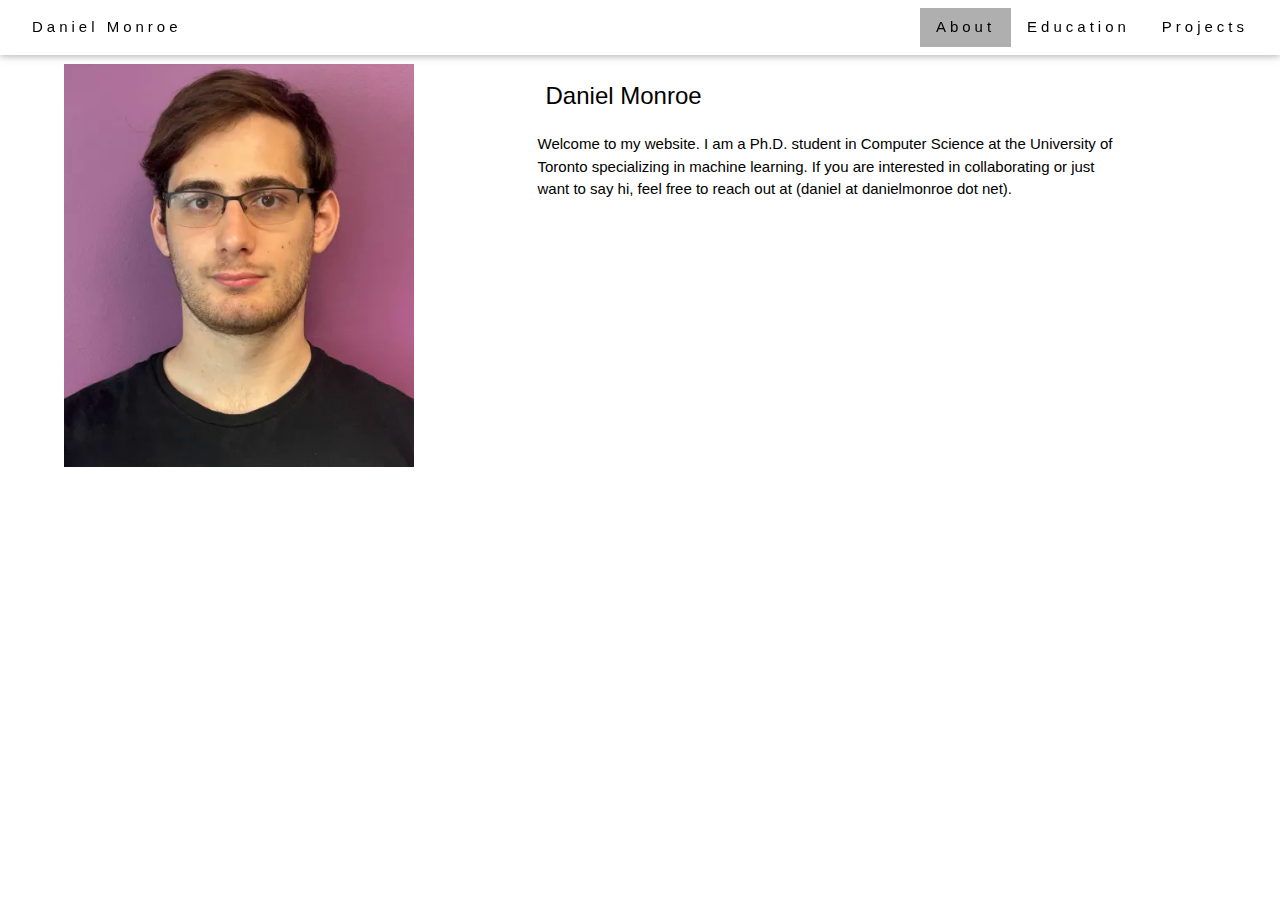
<file: index.html>
<!DOCTYPE html>
<html>
<title>Daniel Monroe</title>
<meta charset="UTF-8">
<meta name="viewport" content="width=device-width, initial-scale=1">
<link rel="stylesheet"  href="styles.css">
<body>

<!-- Navbar (sit on top) -->
<div class="w3-top">
  <div class="w3-bar w3-white w3-wide w3-padding w3-card">
    <a class="w3-bar-item "> Daniel Monroe</a>
    <!-- Float links to the right. Hide them on small screens -->
    <div class="w3-right">
      <a  href= "index.html" class="w3-bar-item w3-button active ">About</a>
      <a href="education.html" class="w3-bar-item w3-button">Education</a>
      <a href="projects.html" class="w3-bar-item w3-button">Projects</a>
    </div>
  </div>
  </div>



<!-- Page content -->

  
  <div style="width:100%; padding-left: 5%; padding-right: 5%; padding-top: max(64px, 5%); padding-bottom: 1%; display: inline-block;" id="bio" >
  	<div style = "width:30%; min-width:min(90%,350px); display: inline-block;" >
    <img src= "imgs/me.png" align="left" >
	</div>
	<div style = "width:10%; display: inline-block;">
	</div>
	<div style = " max-width:50%; min-width:min(90%,350px); display: inline-block;  vertical-align: top;" >
    <h3 class="w3-padding-small" align = "top" >Daniel Monroe</h3>
    <p>
    Welcome to my website. I am a Ph.D. student in Computer Science at the University of Toronto specializing in machine learning.
      If you are interested in collaborating or just want to say hi, feel free to reach out at (daniel at danielmonroe dot net).
    </p>
    </div>
  </div>







  </div>



</body>
</html>
</file>
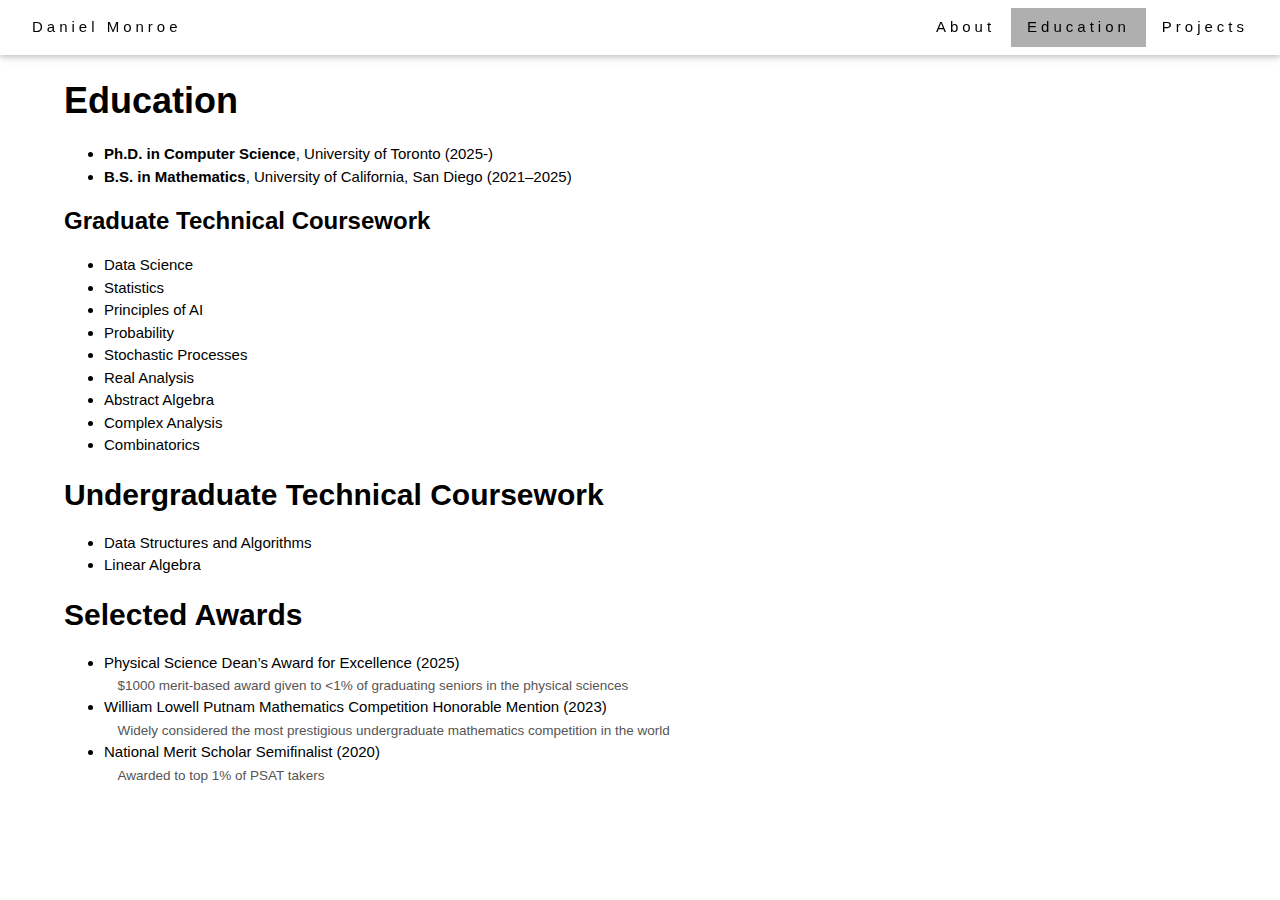
<file: education.html>
<!DOCTYPE html>
<html>
<title>Daniel Monroe</title>
<meta charset="UTF-8">
<meta name="viewport" content="width=device-width, initial-scale=1">
<link rel="stylesheet"  href="styles.css">
<body>

<!-- Navbar (sit on top) -->
<div class="w3-top">
  <div class="w3-bar w3-white w3-wide w3-padding w3-card">
    <a class="w3-bar-item "> Daniel Monroe</a>
    <!-- Float links to the right. Hide them on small screens -->
    <div class="w3-right">
      <a href= "index.html" class="w3-bar-item w3-button">About</a>
      <a href="education.html" class="w3-bar-item w3-button active">Education</a>
      <a href="projects.html" class="w3-bar-item w3-button">Projects</a>
    </div>
  </div>
    </div>




<!-- Page content -->

  
  <div style="width:100%; padding-left: 5%; padding-right: 5%; padding-top: max(64px, 5%); padding-bottom: 1%; display: inline-block;" id="bio" >
  	
    <h1><b>Education</b></h1>
  
    <ul>
    <li><strong>Ph.D. in Computer Science</strong>, University of Toronto (2025-)</li>
    <li><strong>B.S. in Mathematics</strong>, University of California, San Diego (2021–2025)</li>
    </ul>




    <h3><b>Graduate Technical Coursework</b></h3>
      <ul>
      <li>Data Science</li>
      <li>Statistics</li>
      <li>Principles of AI</li>
      <li>Probability</li>
      <li>Stochastic Processes</li>
      <li>Real Analysis</li>
      <li>Abstract Algebra</li>
      <li>Complex Analysis</li>
      <li>Combinatorics</li>
      </ul>
    


    <h2><b>Undergraduate Technical Coursework</b></h1>
            <ul>
      <li>Data Structures and Algorithms</li>
      <li>Linear Algebra</li>
      </ul>


    <h2><b>Selected Awards</b></h1>

         <ul>
      <li>Physical Science Dean’s Award for Excellence (2025)</li>
    <div class="award-desc">$1000 merit-based award given to &lt;1% of graduating seniors in the physical sciences</div> 
     <li> William Lowell Putnam Mathematics Competition Honorable Mention (2023)</li>
     <div class="award-desc"> Widely considered the most prestigious undergraduate mathematics competition in the world</div>
      <li> National Merit Scholar Semifinalist (2020)</li>
          <div class="award-desc">Awarded to top 1% of PSAT takers </div> 

      </ul>





    

  </div>










</body>
</html>
</file>
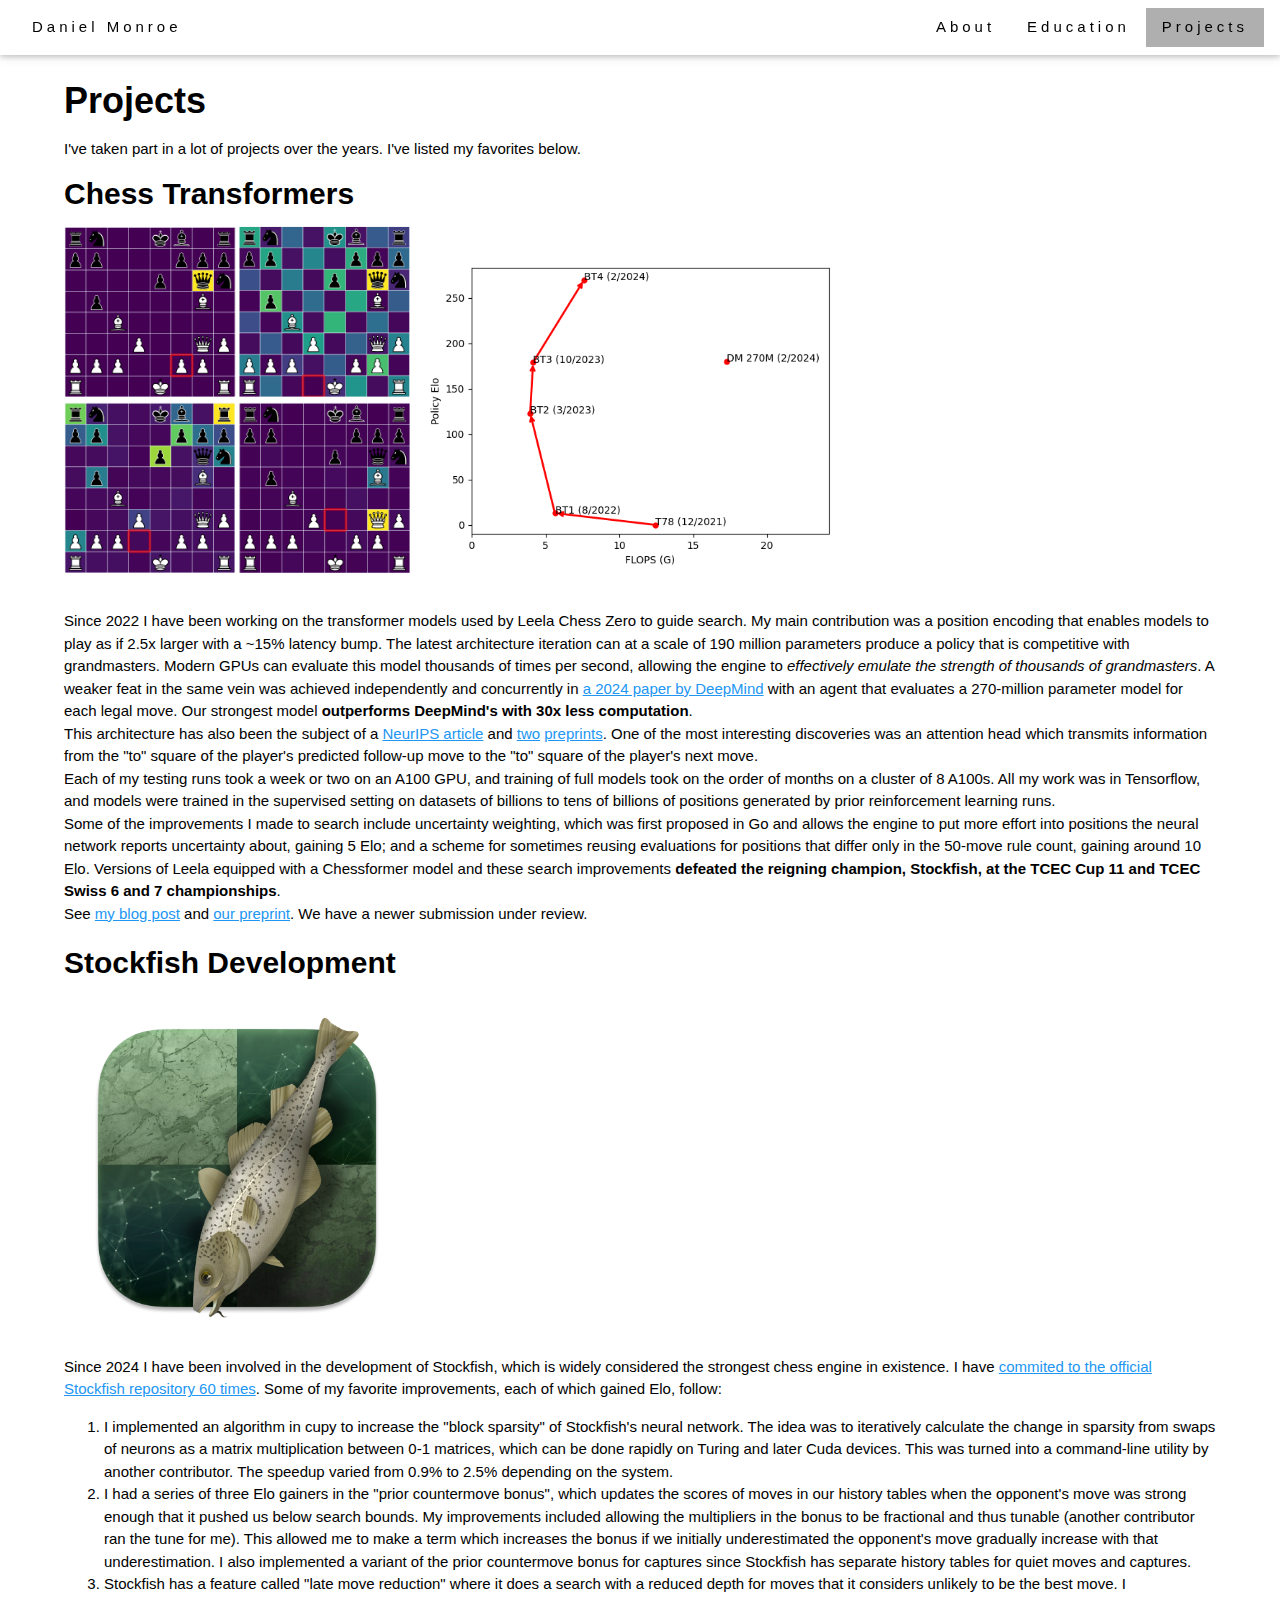
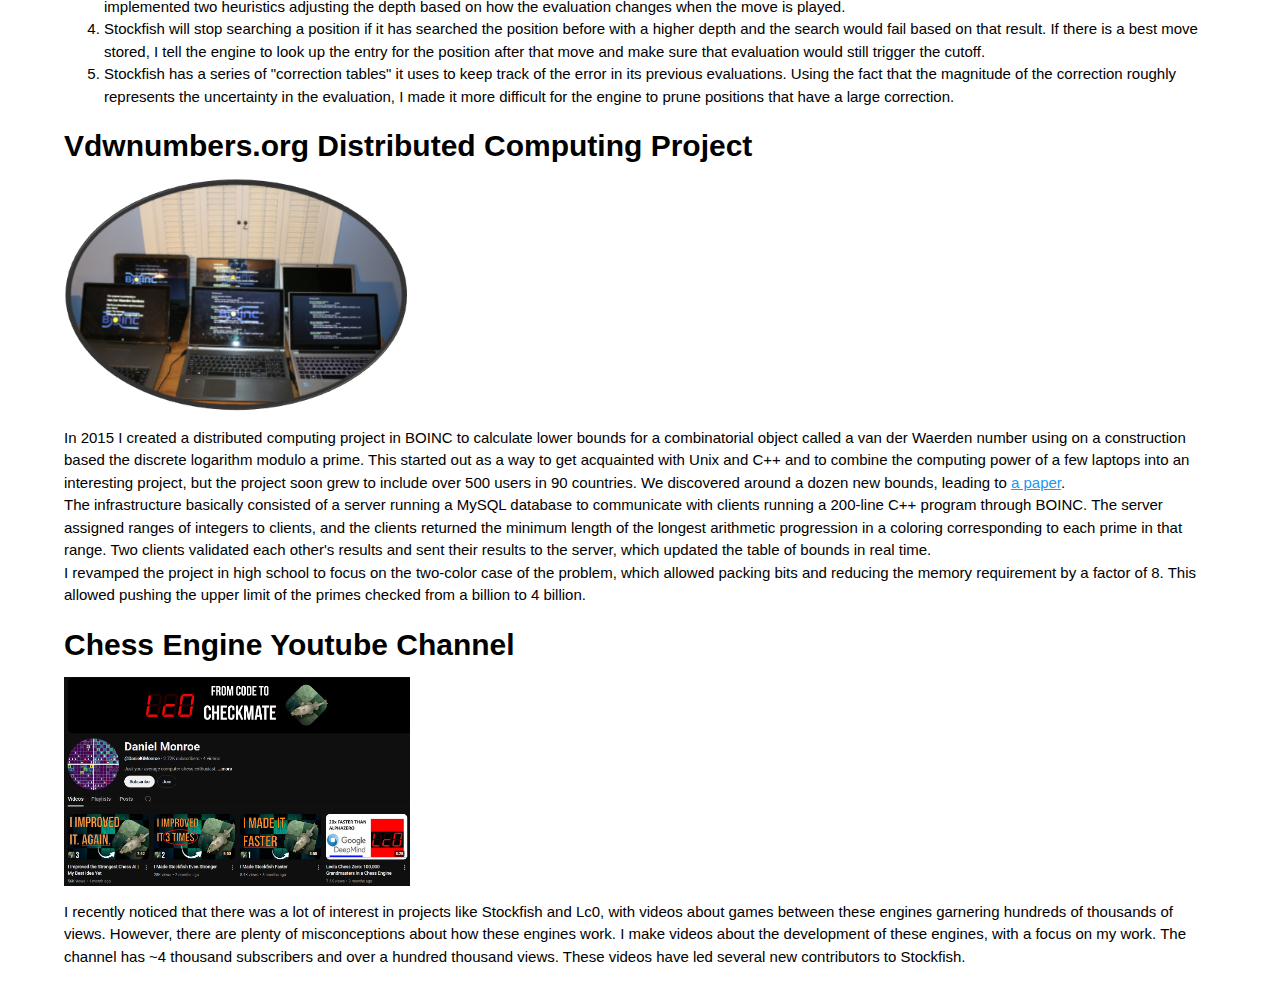
<file: projects.html>
<!DOCTYPE html>
<html>
<title>Daniel Monroe</title>
<meta charset="UTF-8">
<meta name="viewport" content="width=device-width, initial-scale=1">
<link rel="stylesheet"  href="styles.css">
<body>

<!-- Navbar (sit on top) -->
<div class="w3-top">
  <div class="w3-bar w3-white w3-wide w3-padding w3-card">
    <a class="w3-bar-item "> Daniel Monroe</a>
    <!-- Float links to the right. Hide them on small screens -->
    <div class="w3-right">
      <a href= "index.html" class="w3-bar-item w3-button">About</a>
      <a href="education.html" class="w3-bar-item w3-button">Education</a>
      <a href="projects.html" class="w3-bar-item w3-button active">Projects</a>
    </div>
  </div>
    </div>




<!-- Page content -->

  
  <div style="width:100%; padding-left: 5%; padding-right: 5%; padding-top: max(64px, 5%); padding-bottom: 1%; display: inline-block;" id="bio" >
  	
    <h1><b>Projects</b></h1>

    I've taken part in a lot of projects over the years. I've listed my favorites below.
    

    <h2><b>Chess Transformers</b></h2>

    <div>
    <img src= "imgs/lc0maps.png" style="width: 30%; height: auto;" > 
    <img src= "imgs/lc0prog.png" style="width: 40%; height: auto;" > 
    <!-- <img src= "imgs/lc0logo.jpg" style="width: 20%; height: auto;" >  -->



    </div>

    <br>


    <p>

    Since 2022 I have been working on the transformer models used by Leela Chess Zero to guide search. 
    My main contribution was a position encoding that enables models to play as if 2.5x larger with a ~15% latency bump. 
    The latest architecture iteration can at a scale of 190 million parameters produce a policy that is competitive with grandmasters.
    Modern GPUs can evaluate this model thousands of times per second, allowing the engine to <i>effectively emulate the strength of thousands of grandmasters</i>.
    A weaker feat in the same vein was achieved independently and concurrently in
    <a  href= "https://proceedings.neurips.cc/paper_files/paper/2024/hash/78f0db30c39c850de728c769f42fc903-Abstract-Conference.html" class ="w3-text-blue">a 2024 paper by DeepMind</a>
    with an agent that evaluates 
    a 270-million parameter model for each legal move. Our strongest model <b> outperforms DeepMind's with 30x less computation</b>.

    <br>
    This architecture has also been the subject of a <a  href= "https://arxiv.org/abs/2406.00877" class ="w3-text-blue">NeurIPS article</a> and <a  href= "https://arxiv.org/abs/2508.21380" class ="w3-text-blue">two</a> <a  href= "https://arxiv.org/abs/2505.21552" class ="w3-text-blue">preprints</a>.
    One of the most interesting discoveries was an attention head which transmits information from the "to" square of the player's predicted follow-up move to the "to" square of the player's next move.
    
    <br>

    Each of my testing runs took a week or two on an A100 GPU, and training of full models took on the order of months on a cluster of 8 A100s.
    All my work was in Tensorflow, and models were trained in the supervised setting on datasets of billions to tens of billions of positions
    generated by prior reinforcement learning runs.

    <br>

    Some of the improvements I made to search include uncertainty weighting, which was first proposed in Go and allows the engine to put more
    effort into positions the neural network reports uncertainty about, gaining 5 Elo;
    and a scheme for sometimes reusing evaluations for positions that differ only in the 50-move rule count, gaining around 10 Elo.

    Versions of Leela equipped with a Chessformer model and these search improvements <b> defeated the reigning champion, Stockfish, at the TCEC Cup 11 and TCEC Swiss 6 and 7 championships</b>.
    
    <br>
    
    See <a  href= "https://lczero.org/blog/2024/02/transformer-progress/" class ="w3-text-blue">
        my blog post</a> and <a  href= "https://arxiv.org/abs/2409.12272" class ="w3-text-blue">
        our preprint</a>. We have a newer submission under review.
    


    </p>

    <h2><b>Stockfish Development</b></h2>

    <img src= "imgs/sflogo.png" style="width: 30%; height: auto;" > 



    <p>

    Since 2024 I have been involved in the development of Stockfish, which is widely considered the strongest chess engine in existence.
    I have <a  href= "https://github.com/official-stockfish/Stockfish/commits?author=daniel-monroe" class ="w3-text-blue">
    commited to the official Stockfish repository 60 times</a>.
    Some of my favorite improvements, each of which gained Elo, follow:
    </p>


    <ol>
    <li>I implemented an algorithm in cupy to increase the "block sparsity" of Stockfish's neural network.
        The idea was to iteratively calculate the change in sparsity from swaps of neurons as a matrix multiplication between 0-1 matrices,
        which can be done rapidly on Turing and later Cuda devices. This was turned into a command-line utility by another contributor.
        The speedup varied from 0.9% to 2.5% depending on the system.
    </li>
    <li> I had a series of three Elo gainers in the "prior countermove bonus",
        which updates the scores of moves in our history tables when the opponent's move was strong enough that it pushed us below search bounds.
        My improvements included allowing the multipliers in the bonus to be fractional and thus tunable (another contributor ran the tune for me).
        This allowed me to make a term which increases the bonus if we initially underestimated the opponent's move gradually increase with that underestimation.
        I also implemented a variant of the prior countermove bonus for captures since Stockfish has separate history tables for quiet moves and captures.

    </li>
    <li>
        Stockfish has a feature called "late move reduction" where it does a search with a reduced depth for moves that it considers unlikely to be the best move.
        I implemented two heuristics adjusting the depth based on how the evaluation changes when the move is played.
    </li>

    <li>
        Stockfish will stop searching a position if it has searched the position before with a higher depth and the search would fail based on that result.
        If there is a best move stored, I tell the engine to look up the entry for the position after that move and make sure that evaluation would still trigger the cutoff.
    </li>

    <li>
        Stockfish has a series of "correction tables" it uses to keep track of the error in its previous evaluations. Using the fact that the magnitude of the correction
        roughly represents the uncertainty in the evaluation, I made it more difficult for the engine to prune positions that have a large correction.
    </li>


    </ol>


    <h2><b>Vdwnumbers.org Distributed Computing Project</b></h2>

    <img src= "imgs/computerfarm.png" style="width: 30%; height: auto;"> 

    <p>

    In 2015 I created a distributed computing project in BOINC to calculate lower bounds for a combinatorial object called a van der Waerden number
    using on a construction based the discrete logarithm modulo a prime. This started out as a way to get acquainted with Unix and C++ and to combine the computing power
    of a few laptops into an interesting project, but the project soon grew to include over 500 users in 90 countries. We discovered around a dozen new bounds,
    leading to <a  href= "https://arxiv.org/abs/1603.03301" class ="w3-text-blue">a paper</a>.

    <br>

    The infrastructure basically consisted of a server running a MySQL database to communicate with clients running a 200-line C++ program through BOINC.
    The server assigned ranges of integers to clients, and the clients returned the minimum length of the
    longest arithmetic progression in a coloring corresponding to each prime in that range.
    Two clients validated each other's results and sent their results to the server, which updated the table of bounds in real time.

    <br>


    I revamped the project in high school to focus on the two-color case of the problem, which allowed packing bits and reducing the memory requirement by a factor of 8.
    This allowed pushing the upper limit of the primes checked from a billion to 4 billion.
    </p>

    <h2><b>Chess Engine Youtube Channel</b></h2>

    <img src= "imgs/youtube.png" style="width: 30%; height: auto;">

    <p>

    I recently noticed that there was a lot of interest in projects like Stockfish and Lc0, with videos about games between these engines garnering hundreds of thousands of views.
    However, there are plenty of misconceptions about how these engines work.
  I make videos about the development of these engines, with a focus on my work. The channel has ~4 thousand subscribers and over a hundred thousand views. 
  These videos have led several new contributors to Stockfish.

    </p>

    

  </div>










</body>
</html>
</file>
<file: styles.css>
/* W3.CSS 4.15 December 2020 by Jan Egil and Borge Refsnes */
html{box-sizing:border-box}*,*:before,*:after{box-sizing:inherit}
/* Extract from normalize.css by Nicolas Gallagher and Jonathan Neal git.io/normalize */
html{-ms-text-size-adjust:100%;-webkit-text-size-adjust:100%}body{margin:0}
article,aside,details,figcaption,figure,footer,header,main,menu,nav,section{display:block}summary{display:list-item}
audio,canvas,progress,video{display:inline-block}progress{vertical-align:baseline}
audio:not([controls]){display:none;height:0}[hidden],template{display:none}
a{background-color:transparent}a:active,a:hover{outline-width:0}
abbr[title]{border-bottom:none;text-decoration:underline;text-decoration:underline dotted}
b,strong{font-weight:bolder}dfn{font-style:italic}mark{background:#ff0;color:#000}
small{font-size:80%}sub,sup{font-size:75%;line-height:0;position:relative;vertical-align:baseline}
sub{bottom:-0.25em}sup{top:-0.5em}figure{margin:1em 40px}img{border-style:none}
code,kbd,pre,samp{font-family:monospace,monospace;font-size:1em}hr{box-sizing:content-box;height:0;overflow:visible}
button,input,select,textarea,optgroup{font:inherit;margin:0}optgroup{font-weight:bold}
button,input{overflow:visible}button,select{text-transform:none}
button,[type=button],[type=reset],[type=submit]{-webkit-appearance:button}
button::-moz-focus-inner,[type=button]::-moz-focus-inner,[type=reset]::-moz-focus-inner,[type=submit]::-moz-focus-inner{border-style:none;padding:0}
button:-moz-focusring,[type=button]:-moz-focusring,[type=reset]:-moz-focusring,[type=submit]:-moz-focusring{outline:1px dotted ButtonText}
fieldset{border:1px solid #c0c0c0;margin:0 2px;padding:.35em .625em .75em}
legend{color:inherit;display:table;max-width:100%;padding:0;white-space:normal}textarea{overflow:auto}
[type=checkbox],[type=radio]{padding:0}
[type=number]::-webkit-inner-spin-button,[type=number]::-webkit-outer-spin-button{height:auto}
[type=search]{-webkit-appearance:textfield;outline-offset:-2px}
[type=search]::-webkit-search-decoration{-webkit-appearance:none}
::-webkit-file-upload-button{-webkit-appearance:button;font:inherit}
/* End extract */
html,body{font-family:Verdana,sans-serif;font-size:15px;line-height:1.5}html{overflow-x:hidden}
h1{font-size:36px}h2{font-size:30px}h3{font-size:24px}h4{font-size:20px}h5{font-size:18px}h6{font-size:16px}
.w3-serif{font-family:serif}.w3-sans-serif{font-family:sans-serif}.w3-cursive{font-family:cursive}.w3-monospace{font-family:monospace}
h1,h2,h3,h4,h5,h6{font-family:"Segoe UI",Arial,sans-serif;font-weight:400;margin:10px 0}.w3-wide{letter-spacing:4px}
hr{border:0;border-top:1px solid #eee;margin:20px 0}
.w3-image{max-width:100%;height:auto}img{vertical-align:middle}a{color:inherit}
.w3-table,.w3-table-all{border-collapse:collapse;border-spacing:0;width:100%;display:table}.w3-table-all{border:1px solid #ccc}
.w3-bordered tr,.w3-table-all tr{border-bottom:1px solid #ddd}.w3-striped tbody tr:nth-child(even){background-color:#f1f1f1}
.w3-table-all tr:nth-child(odd){background-color:#fff}.w3-table-all tr:nth-child(even){background-color:#f1f1f1}
.w3-hoverable tbody tr:hover,.w3-ul.w3-hoverable li:hover{background-color:#ccc}.w3-centered tr th,.w3-centered tr td{text-align:center}
.w3-table td,.w3-table th,.w3-table-all td,.w3-table-all th{padding:8px 8px;display:table-cell;text-align:left;vertical-align:top}
.w3-table th:first-child,.w3-table td:first-child,.w3-table-all th:first-child,.w3-table-all td:first-child{padding-left:16px}
.w3-btn,.w3-button{border:none;display:inline-block;padding:8px 16px;vertical-align:middle;overflow:hidden;text-decoration:none;color:inherit;background-color:inherit;text-align:center;cursor:pointer;white-space:nowrap}
.w3-btn:hover{box-shadow:0 8px 16px 0 rgba(0,0,0,0.2),0 6px 20px 0 rgba(0,0,0,0.19)}
.w3-btn,.w3-button{-webkit-touch-callout:none;-webkit-user-select:none;-khtml-user-select:none;-moz-user-select:none;-ms-user-select:none;user-select:none}   
.w3-disabled,.w3-btn:disabled,.w3-button:disabled{cursor:not-allowed;opacity:0.3}.w3-disabled *,:disabled *{pointer-events:none}
.w3-btn.w3-disabled:hover,.w3-btn:disabled:hover{box-shadow:none}
.w3-badge,.w3-tag{background-color:#000;color:#fff;display:inline-block;padding-left:8px;padding-right:8px;text-align:center}.w3-badge{border-radius:50%}
.w3-ul{list-style-type:none;padding:0;margin:0}.w3-ul li{padding:8px 16px;border-bottom:1px solid #ddd}.w3-ul li:last-child{border-bottom:none}
.w3-tooltip,.w3-display-container{position:relative}.w3-tooltip .w3-text{display:none}.w3-tooltip:hover .w3-text{display:inline-block}
.w3-ripple:active{opacity:0.5}.w3-ripple{transition:opacity 0s}
.w3-input{padding:8px;display:block;border:none;border-bottom:1px solid #ccc;width:100%}
.w3-select{padding:9px 0;width:100%;border:none;border-bottom:1px solid #ccc}
.w3-dropdown-click,.w3-dropdown-hover{position:relative;display:inline-block;cursor:pointer}
.w3-dropdown-hover:hover .w3-dropdown-content{display:block}
.w3-dropdown-hover:first-child,.w3-dropdown-click:hover{background-color:#ccc;color:#000}
.w3-dropdown-hover:hover > .w3-button:first-child,.w3-dropdown-click:hover > .w3-button:first-child{background-color:#ccc;color:#000}
.w3-dropdown-content{cursor:auto;color:#000;background-color:#fff;display:none;position:absolute;min-width:160px;margin:0;padding:0;z-index:1}
.w3-check,.w3-radio{width:24px;height:24px;position:relative;top:6px}
.w3-sidebar{height:100%;width:200px;background-color:#fff;position:fixed!important;z-index:1;overflow:auto}
.w3-bar-block .w3-dropdown-hover,.w3-bar-block .w3-dropdown-click{width:100%}
.w3-bar-block .w3-dropdown-hover .w3-dropdown-content,.w3-bar-block .w3-dropdown-click .w3-dropdown-content{min-width:100%}
.w3-bar-block .w3-dropdown-hover .w3-button,.w3-bar-block .w3-dropdown-click .w3-button{width:100%;text-align:left;padding:8px 16px}
.w3-main,#main{transition:margin-left .4s}
.w3-modal{z-index:3;display:none;padding-top:100px;position:fixed;left:0;top:0;width:100%;height:100%;overflow:auto;background-color:rgb(0,0,0);background-color:rgba(0,0,0,0.4)}
.w3-modal-content{margin:auto;background-color:#fff;position:relative;padding:0;outline:0;width:600px}
.w3-bar{width:100%;overflow:hidden}.w3-center .w3-bar{display:inline-block;width:auto}
.w3-bar .w3-bar-item{padding:8px 16px;float:left;width:auto;border:none;display:block;outline:0}
.w3-bar .w3-dropdown-hover,.w3-bar .w3-dropdown-click{position:static;float:left}
.w3-bar .w3-button{white-space:normal}
.w3-bar-block .w3-bar-item{width:100%;display:block;padding:8px 16px;text-align:left;border:none;white-space:normal;float:none;outline:0}
.w3-bar-block.w3-center .w3-bar-item{text-align:center}.w3-block{display:block;width:100%}
.w3-responsive{display:block;overflow-x:auto}
.w3-container:after,.w3-container:before,.w3-panel:after,.w3-panel:before,.w3-row:after,.w3-row:before,.w3-row-padding:after,.w3-row-padding:before,
.w3-cell-row:before,.w3-cell-row:after,.w3-clear:after,.w3-clear:before,.w3-bar:before,.w3-bar:after{content:"";display:table;clear:both}
.w3-col,.w3-half,.w3-third,.w3-twothird,.w3-threequarter,.w3-quarter{float:left;width:100%}
.w3-col.s1{width:8.33333%}.w3-col.s2{width:16.66666%}.w3-col.s3{width:24.99999%}.w3-col.s4{width:33.33333%}
.w3-col.s5{width:41.66666%}.w3-col.s6{width:49.99999%}.w3-col.s7{width:58.33333%}.w3-col.s8{width:66.66666%}
.w3-col.s9{width:74.99999%}.w3-col.s10{width:83.33333%}.w3-col.s11{width:91.66666%}.w3-col.s12{width:99.99999%}
@media (min-width:601px){.w3-col.m1{width:8.33333%}.w3-col.m2{width:16.66666%}.w3-col.m3,.w3-quarter{width:24.99999%}.w3-col.m4,.w3-third{width:33.33333%}
.w3-col.m5{width:41.66666%}.w3-col.m6,.w3-half{width:49.99999%}.w3-col.m7{width:58.33333%}.w3-col.m8,.w3-twothird{width:66.66666%}
.w3-col.m9,.w3-threequarter{width:74.99999%}.w3-col.m10{width:83.33333%}.w3-col.m11{width:91.66666%}.w3-col.m12{width:99.99999%}}
@media (min-width:993px){.w3-col.l1{width:8.33333%}.w3-col.l2{width:16.66666%}.w3-col.l3{width:24.99999%}.w3-col.l4{width:33.33333%}
.w3-col.l5{width:41.66666%}.w3-col.l6{width:49.99999%}.w3-col.l7{width:58.33333%}.w3-col.l8{width:66.66666%}
.w3-col.l9{width:74.99999%}.w3-col.l10{width:83.33333%}.w3-col.l11{width:91.66666%}.w3-col.l12{width:99.99999%}}
.w3-rest{overflow:hidden}.w3-stretch{margin-left:-16px;margin-right:-16px}
.w3-content,.w3-auto{margin-left:auto;margin-right:auto}.w3-content{max-width:980px}.w3-auto{max-width:1140px}
.w3-cell-row{display:table;width:100%}.w3-cell{display:table-cell}
.w3-cell-top{vertical-align:top}.w3-cell-middle{vertical-align:middle}.w3-cell-bottom{vertical-align:bottom}
.w3-hide{display:none!important}.w3-show-block,.w3-show{display:block!important}.w3-show-inline-block{display:inline-block!important}
@media (max-width:1205px){.w3-auto{max-width:95%}}
@media (max-width:600px){.w3-modal-content{margin:0 10px;width:auto!important}.w3-modal{padding-top:30px}
.w3-dropdown-hover.w3-mobile .w3-dropdown-content,.w3-dropdown-click.w3-mobile .w3-dropdown-content{position:relative}  
.w3-hide-small{display:none!important}.w3-mobile{display:block;width:100%!important}.w3-bar-item.w3-mobile,.w3-dropdown-hover.w3-mobile,.w3-dropdown-click.w3-mobile{text-align:center}
.w3-dropdown-hover.w3-mobile,.w3-dropdown-hover.w3-mobile .w3-btn,.w3-dropdown-hover.w3-mobile .w3-button,.w3-dropdown-click.w3-mobile,.w3-dropdown-click.w3-mobile .w3-btn,.w3-dropdown-click.w3-mobile .w3-button{width:100%}}
@media (max-width:768px){.w3-modal-content{width:500px}.w3-modal{padding-top:50px}}
@media (min-width:993px){.w3-modal-content{width:900px}.w3-hide-large{display:none!important}.w3-sidebar.w3-collapse{display:block!important}}
@media (max-width:992px) and (min-width:601px){.w3-hide-medium{display:none!important}}
@media (max-width:992px){.w3-sidebar.w3-collapse{display:none}.w3-main{margin-left:0!important;margin-right:0!important}.w3-auto{max-width:100%}}
.w3-top,.w3-bottom{position:fixed;width:100%;z-index:1}.w3-top{top:0}.w3-bottom{bottom:0}
.w3-overlay{position:fixed;display:none;width:100%;height:100%;top:0;left:0;right:0;bottom:0;background-color:rgba(0,0,0,0.5);z-index:2}
.w3-display-topleft{position:absolute;left:0;top:0}.w3-display-topright{position:absolute;right:0;top:0}
.w3-display-bottomleft{position:absolute;left:0;bottom:0}.w3-display-bottomright{position:absolute;right:0;bottom:0}
.w3-display-middle{position:absolute;top:50%;left:50%;transform:translate(-50%,-50%);-ms-transform:translate(-50%,-50%)}
.w3-display-left{position:absolute;top:50%;left:0%;transform:translate(0%,-50%);-ms-transform:translate(-0%,-50%)}
.w3-display-right{position:absolute;top:50%;right:0%;transform:translate(0%,-50%);-ms-transform:translate(0%,-50%)}
.w3-display-topmiddle{position:absolute;left:50%;top:0;transform:translate(-50%,0%);-ms-transform:translate(-50%,0%)}
.w3-display-bottommiddle{position:absolute;left:50%;bottom:0;transform:translate(-50%,0%);-ms-transform:translate(-50%,0%)}
.w3-display-container:hover .w3-display-hover{display:block}.w3-display-container:hover span.w3-display-hover{display:inline-block}.w3-display-hover{display:none}
.w3-display-position{position:absolute}
.w3-circle{border-radius:50%}
.w3-round-small{border-radius:2px}.w3-round,.w3-round-medium{border-radius:4px}.w3-round-large{border-radius:8px}.w3-round-xlarge{border-radius:16px}.w3-round-xxlarge{border-radius:32px}
.w3-row-padding,.w3-row-padding>.w3-half,.w3-row-padding>.w3-third,.w3-row-padding>.w3-twothird,.w3-row-padding>.w3-threequarter,.w3-row-padding>.w3-quarter,.w3-row-padding>.w3-col{padding:0 8px}
.w3-container,.w3-panel{padding:0.01em 16px}.w3-panel{margin-top:16px;margin-bottom:16px}
.w3-code,.w3-codespan{font-family:Consolas,"courier new";font-size:16px}
.w3-code{width:auto;background-color:#fff;padding:8px 12px;border-left:4px solid #4CAF50;word-wrap:break-word}
.w3-codespan{color:crimson;background-color:#f1f1f1;padding-left:4px;padding-right:4px;font-size:110%}
.w3-card,.w3-card-2{box-shadow:0 2px 5px 0 rgba(0,0,0,0.16),0 2px 10px 0 rgba(0,0,0,0.12)}
.w3-card-4,.w3-hover-shadow:hover{box-shadow:0 4px 10px 0 rgba(0,0,0,0.2),0 4px 20px 0 rgba(0,0,0,0.19)}
.w3-spin{animation:w3-spin 2s infinite linear}@keyframes w3-spin{0%{transform:rotate(0deg)}100%{transform:rotate(359deg)}}
.w3-animate-fading{animation:fading 10s infinite}@keyframes fading{0%{opacity:0}50%{opacity:1}100%{opacity:0}}
.w3-animate-opacity{animation:opac 0.8s}@keyframes opac{from{opacity:0} to{opacity:1}}
.w3-animate-top{position:relative;animation:animatetop 0.4s}@keyframes animatetop{from{top:-300px;opacity:0} to{top:0;opacity:1}}
.w3-animate-left{position:relative;animation:animateleft 0.4s}@keyframes animateleft{from{left:-300px;opacity:0} to{left:0;opacity:1}}
.w3-animate-right{position:relative;animation:animateright 0.4s}@keyframes animateright{from{right:-300px;opacity:0} to{right:0;opacity:1}}
.w3-animate-bottom{position:relative;animation:animatebottom 0.4s}@keyframes animatebottom{from{bottom:-300px;opacity:0} to{bottom:0;opacity:1}}
.w3-animate-zoom {animation:animatezoom 0.6s}@keyframes animatezoom{from{transform:scale(0)} to{transform:scale(1)}}
.w3-animate-input{transition:width 0.4s ease-in-out}.w3-animate-input:focus{width:100%!important}
.w3-opacity,.w3-hover-opacity:hover{opacity:0.60}.w3-opacity-off,.w3-hover-opacity-off:hover{opacity:1}
.w3-opacity-max{opacity:0.25}.w3-opacity-min{opacity:0.75}
.w3-greyscale-max,.w3-grayscale-max,.w3-hover-greyscale:hover,.w3-hover-grayscale:hover{filter:grayscale(100%)}
.w3-greyscale,.w3-grayscale{filter:grayscale(75%)}.w3-greyscale-min,.w3-grayscale-min{filter:grayscale(50%)}
.w3-sepia{filter:sepia(75%)}.w3-sepia-max,.w3-hover-sepia:hover{filter:sepia(100%)}.w3-sepia-min{filter:sepia(50%)}
.w3-tiny{font-size:10px!important}.w3-small{font-size:12px!important}.w3-medium{font-size:15px!important}.w3-large{font-size:18px!important}
.w3-xlarge{font-size:24px!important}.w3-xxlarge{font-size:36px!important}.w3-xxxlarge{font-size:48px!important}.w3-jumbo{font-size:64px!important}
.w3-left-align{text-align:left!important}.w3-right-align{text-align:right!important}.w3-justify{text-align:justify!important}.w3-center{text-align:center!important}
.w3-border-0{border:0!important}.w3-border{border:1px solid #ccc!important}
.w3-border-top{border-top:1px solid #ccc!important}.w3-border-bottom{border-bottom:1px solid #ccc!important}
.w3-border-left{border-left:1px solid #ccc!important}.w3-border-right{border-right:1px solid #ccc!important}
.w3-topbar{border-top:6px solid #ccc!important}.w3-bottombar{border-bottom:6px solid #ccc!important}
.w3-leftbar{border-left:6px solid #ccc!important}.w3-rightbar{border-right:6px solid #ccc!important}
.w3-section,.w3-code{margin-top:16px!important;margin-bottom:16px!important}
.w3-margin{margin:16px!important}.w3-margin-top{margin-top:16px!important}.w3-margin-bottom{margin-bottom:16px!important}
.w3-margin-left{margin-left:16px!important}.w3-margin-right{margin-right:16px!important}
.w3-padding-small{padding:4px 8px!important}.w3-padding{padding:8px 16px!important}.w3-padding-large{padding:12px 24px!important}


.w3-padding-16{padding-top:16px!important;padding-bottom:16px!important}.w3-padding-24{padding-top:24px!important;padding-bottom:24px!important}
.w3-padding-32{padding-top:32px!important;padding-bottom:32px!important}.w3-padding-48{padding-top:48px!important;padding-bottom:48px!important}
.w3-padding-64{padding-top:64px!important;padding-bottom:64px!important}
.w3-padding-top-64{padding-top:64px!important}.w3-padding-top-48{padding-top:48px!important}
.w3-padding-top-32{padding-top:32px!important}.w3-padding-top-24{padding-top:24px!important}
.w3-left{float:left!important}.w3-right{float:right!important}
.w3-button:hover{color:#000!important;background-color:#ccc!important}
.w3-transparent,.w3-hover-none:hover{background-color:transparent!important}
.w3-hover-none:hover{box-shadow:none!important}
/* Colors */
.w3-amber,.w3-hover-amber:hover{color:#000!important;background-color:#ffc107!important}
.w3-aqua,.w3-hover-aqua:hover{color:#000!important;background-color:#00ffff!important}
.w3-blue,.w3-hover-blue:hover{color:#fff!important;background-color:#2196F3!important}
.w3-light-blue,.w3-hover-light-blue:hover{color:#000!important;background-color:#87CEEB!important}
.w3-brown,.w3-hover-brown:hover{color:#fff!important;background-color:#795548!important}
.w3-cyan,.w3-hover-cyan:hover{color:#000!important;background-color:#00bcd4!important}
.w3-blue-grey,.w3-hover-blue-grey:hover,.w3-blue-gray,.w3-hover-blue-gray:hover{color:#fff!important;background-color:#607d8b!important}
.w3-green,.w3-hover-green:hover{color:#fff!important;background-color:#4CAF50!important}
.w3-light-green,.w3-hover-light-green:hover{color:#000!important;background-color:#8bc34a!important}
.w3-indigo,.w3-hover-indigo:hover{color:#fff!important;background-color:#3f51b5!important}
.w3-khaki,.w3-hover-khaki:hover{color:#000!important;background-color:#f0e68c!important}
.w3-lime,.w3-hover-lime:hover{color:#000!important;background-color:#cddc39!important}
.w3-orange,.w3-hover-orange:hover{color:#000!important;background-color:#ff9800!important}
.w3-deep-orange,.w3-hover-deep-orange:hover{color:#fff!important;background-color:#ff5722!important}
.w3-pink,.w3-hover-pink:hover{color:#fff!important;background-color:#e91e63!important}
.w3-purple,.w3-hover-purple:hover{color:#fff!important;background-color:#9c27b0!important}
.w3-deep-purple,.w3-hover-deep-purple:hover{color:#fff!important;background-color:#673ab7!important}
.w3-red,.w3-hover-red:hover{color:#fff!important;background-color:#f44336!important}
.w3-sand,.w3-hover-sand:hover{color:#000!important;background-color:#fdf5e6!important}
.w3-teal,.w3-hover-teal:hover{color:#fff!important;background-color:#009688!important}
.w3-yellow,.w3-hover-yellow:hover{color:#000!important;background-color:#ffeb3b!important}
.w3-white,.w3-hover-white:hover{color:#000!important;background-color:#fff!important}
.w3-black,.w3-hover-black:hover{color:#fff!important;background-color:#000!important}
.w3-grey,.w3-hover-grey:hover,.w3-gray,.w3-hover-gray:hover{color:#000!important;background-color:#9e9e9e!important}
.w3-light-grey,.w3-hover-light-grey:hover,.w3-light-gray,.w3-hover-light-gray:hover{color:#000!important;background-color:#f1f1f1!important}
.w3-dark-grey,.w3-hover-dark-grey:hover,.w3-dark-gray,.w3-hover-dark-gray:hover{color:#fff!important;background-color:#616161!important}
.w3-pale-red,.w3-hover-pale-red:hover{color:#000!important;background-color:#ffdddd!important}
.w3-pale-green,.w3-hover-pale-green:hover{color:#000!important;background-color:#ddffdd!important}
.w3-pale-yellow,.w3-hover-pale-yellow:hover{color:#000!important;background-color:#ffffcc!important}
.w3-pale-blue,.w3-hover-pale-blue:hover{color:#000!important;background-color:#ddffff!important}
.w3-text-amber,.w3-hover-text-amber:hover{color:#ffc107!important}
.w3-text-aqua,.w3-hover-text-aqua:hover{color:#00ffff!important}
.w3-text-blue,.w3-hover-text-blue:hover{color:#2196F3!important}
.w3-text-light-blue,.w3-hover-text-light-blue:hover{color:#87CEEB!important}
.w3-text-brown,.w3-hover-text-brown:hover{color:#795548!important}
.w3-text-cyan,.w3-hover-text-cyan:hover{color:#00bcd4!important}
.w3-text-blue-grey,.w3-hover-text-blue-grey:hover,.w3-text-blue-gray,.w3-hover-text-blue-gray:hover{color:#607d8b!important}
.w3-text-green,.w3-hover-text-green:hover{color:#4CAF50!important}
.w3-text-light-green,.w3-hover-text-light-green:hover{color:#8bc34a!important}
.w3-text-indigo,.w3-hover-text-indigo:hover{color:#3f51b5!important}
.w3-text-khaki,.w3-hover-text-khaki:hover{color:#b4aa50!important}
.w3-text-lime,.w3-hover-text-lime:hover{color:#cddc39!important}
.w3-text-orange,.w3-hover-text-orange:hover{color:#ff9800!important}
.w3-text-deep-orange,.w3-hover-text-deep-orange:hover{color:#ff5722!important}
.w3-text-pink,.w3-hover-text-pink:hover{color:#e91e63!important}
.w3-text-purple,.w3-hover-text-purple:hover{color:#9c27b0!important}
.w3-text-deep-purple,.w3-hover-text-deep-purple:hover{color:#673ab7!important}
.w3-text-red,.w3-hover-text-red:hover{color:#f44336!important}
.w3-text-sand,.w3-hover-text-sand:hover{color:#fdf5e6!important}
.w3-text-teal,.w3-hover-text-teal:hover{color:#009688!important}
.w3-text-yellow,.w3-hover-text-yellow:hover{color:#d2be0e!important}
.w3-text-white,.w3-hover-text-white:hover{color:#fff!important}
.w3-text-black,.w3-hover-text-black:hover{color:#000!important}
.w3-text-grey,.w3-hover-text-grey:hover,.w3-text-gray,.w3-hover-text-gray:hover{color:#757575!important}
.w3-text-light-grey,.w3-hover-text-light-grey:hover,.w3-text-light-gray,.w3-hover-text-light-gray:hover{color:#f1f1f1!important}
.w3-text-dark-grey,.w3-hover-text-dark-grey:hover,.w3-text-dark-gray,.w3-hover-text-dark-gray:hover{color:#3a3a3a!important}
.w3-border-amber,.w3-hover-border-amber:hover{border-color:#ffc107!important}
.w3-border-aqua,.w3-hover-border-aqua:hover{border-color:#00ffff!important}
.w3-border-blue,.w3-hover-border-blue:hover{border-color:#2196F3!important}
.w3-border-light-blue,.w3-hover-border-light-blue:hover{border-color:#87CEEB!important}
.w3-border-brown,.w3-hover-border-brown:hover{border-color:#795548!important}
.w3-border-cyan,.w3-hover-border-cyan:hover{border-color:#00bcd4!important}
.w3-border-blue-grey,.w3-hover-border-blue-grey:hover,.w3-border-blue-gray,.w3-hover-border-blue-gray:hover{border-color:#607d8b!important}
.w3-border-green,.w3-hover-border-green:hover{border-color:#4CAF50!important}
.w3-border-light-green,.w3-hover-border-light-green:hover{border-color:#8bc34a!important}
.w3-border-indigo,.w3-hover-border-indigo:hover{border-color:#3f51b5!important}
.w3-border-khaki,.w3-hover-border-khaki:hover{border-color:#f0e68c!important}
.w3-border-lime,.w3-hover-border-lime:hover{border-color:#cddc39!important}
.w3-border-orange,.w3-hover-border-orange:hover{border-color:#ff9800!important}
.w3-border-deep-orange,.w3-hover-border-deep-orange:hover{border-color:#ff5722!important}
.w3-border-pink,.w3-hover-border-pink:hover{border-color:#e91e63!important}
.w3-border-purple,.w3-hover-border-purple:hover{border-color:#9c27b0!important}
.w3-border-deep-purple,.w3-hover-border-deep-purple:hover{border-color:#673ab7!important}
.w3-border-red,.w3-hover-border-red:hover{border-color:#f44336!important}
.w3-border-sand,.w3-hover-border-sand:hover{border-color:#fdf5e6!important}
.w3-border-teal,.w3-hover-border-teal:hover{border-color:#009688!important}
.w3-border-yellow,.w3-hover-border-yellow:hover{border-color:#ffeb3b!important}
.w3-border-white,.w3-hover-border-white:hover{border-color:#fff!important}
.w3-border-black,.w3-hover-border-black:hover{border-color:#000!important}
.w3-border-grey,.w3-hover-border-grey:hover,.w3-border-gray,.w3-hover-border-gray:hover{border-color:#9e9e9e!important}
.w3-border-light-grey,.w3-hover-border-light-grey:hover,.w3-border-light-gray,.w3-hover-border-light-gray:hover{border-color:#f1f1f1!important}
.w3-border-dark-grey,.w3-hover-border-dark-grey:hover,.w3-border-dark-gray,.w3-hover-border-dark-gray:hover{border-color:#616161!important}
.w3-border-pale-red,.w3-hover-border-pale-red:hover{border-color:#ffe7e7!important}.w3-border-pale-green,.w3-hover-border-pale-green:hover{border-color:#e7ffe7!important}
.w3-border-pale-yellow,.w3-hover-border-pale-yellow:hover{border-color:#ffffcc!important}.w3-border-pale-blue,.w3-hover-border-pale-blue:hover{border-color:#e7ffff!important}

.active {
  background-color: #AFAFAF;
}

img {
    max-width: 100%;
    max-height: 100%;
}

.award-desc {
  font-size: 0.9em;
  color: #555;
  margin-top: 2px;
  margin-left: 1em; /* or padding-left */
}
</file>
